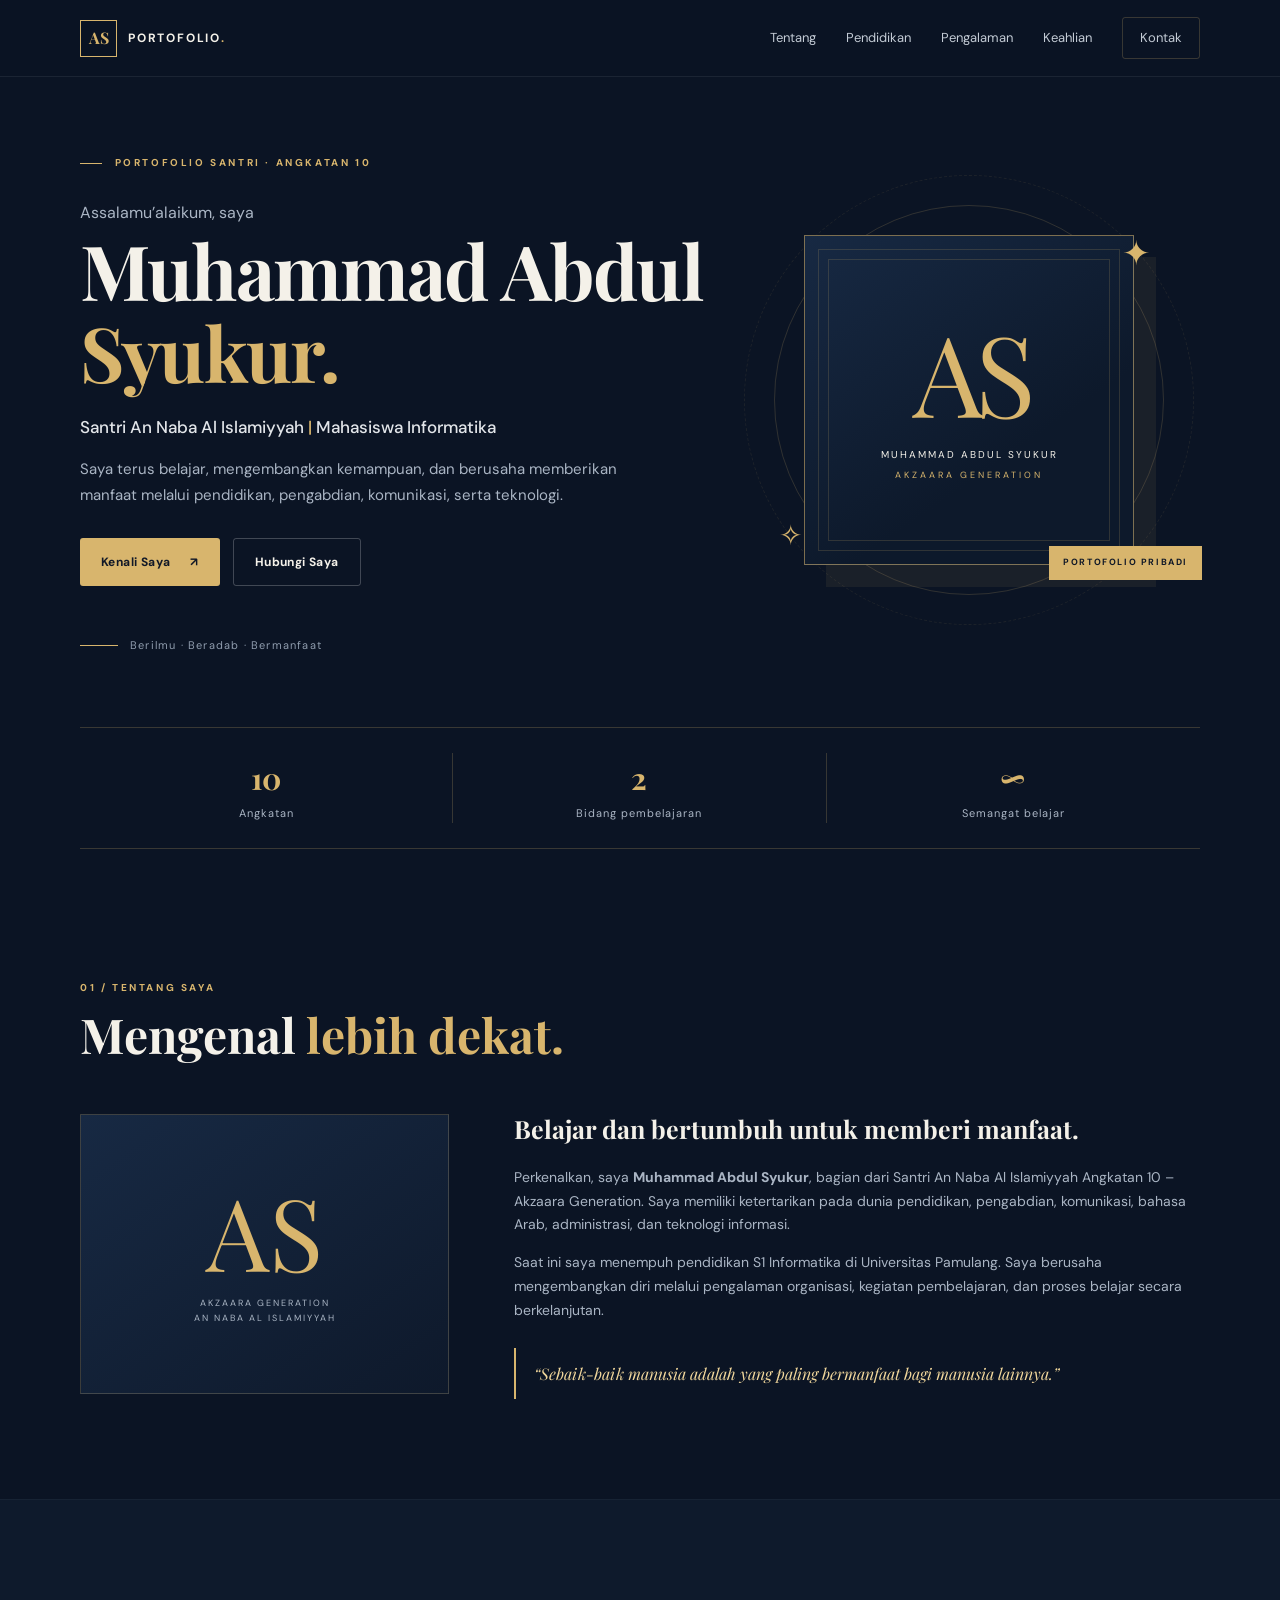
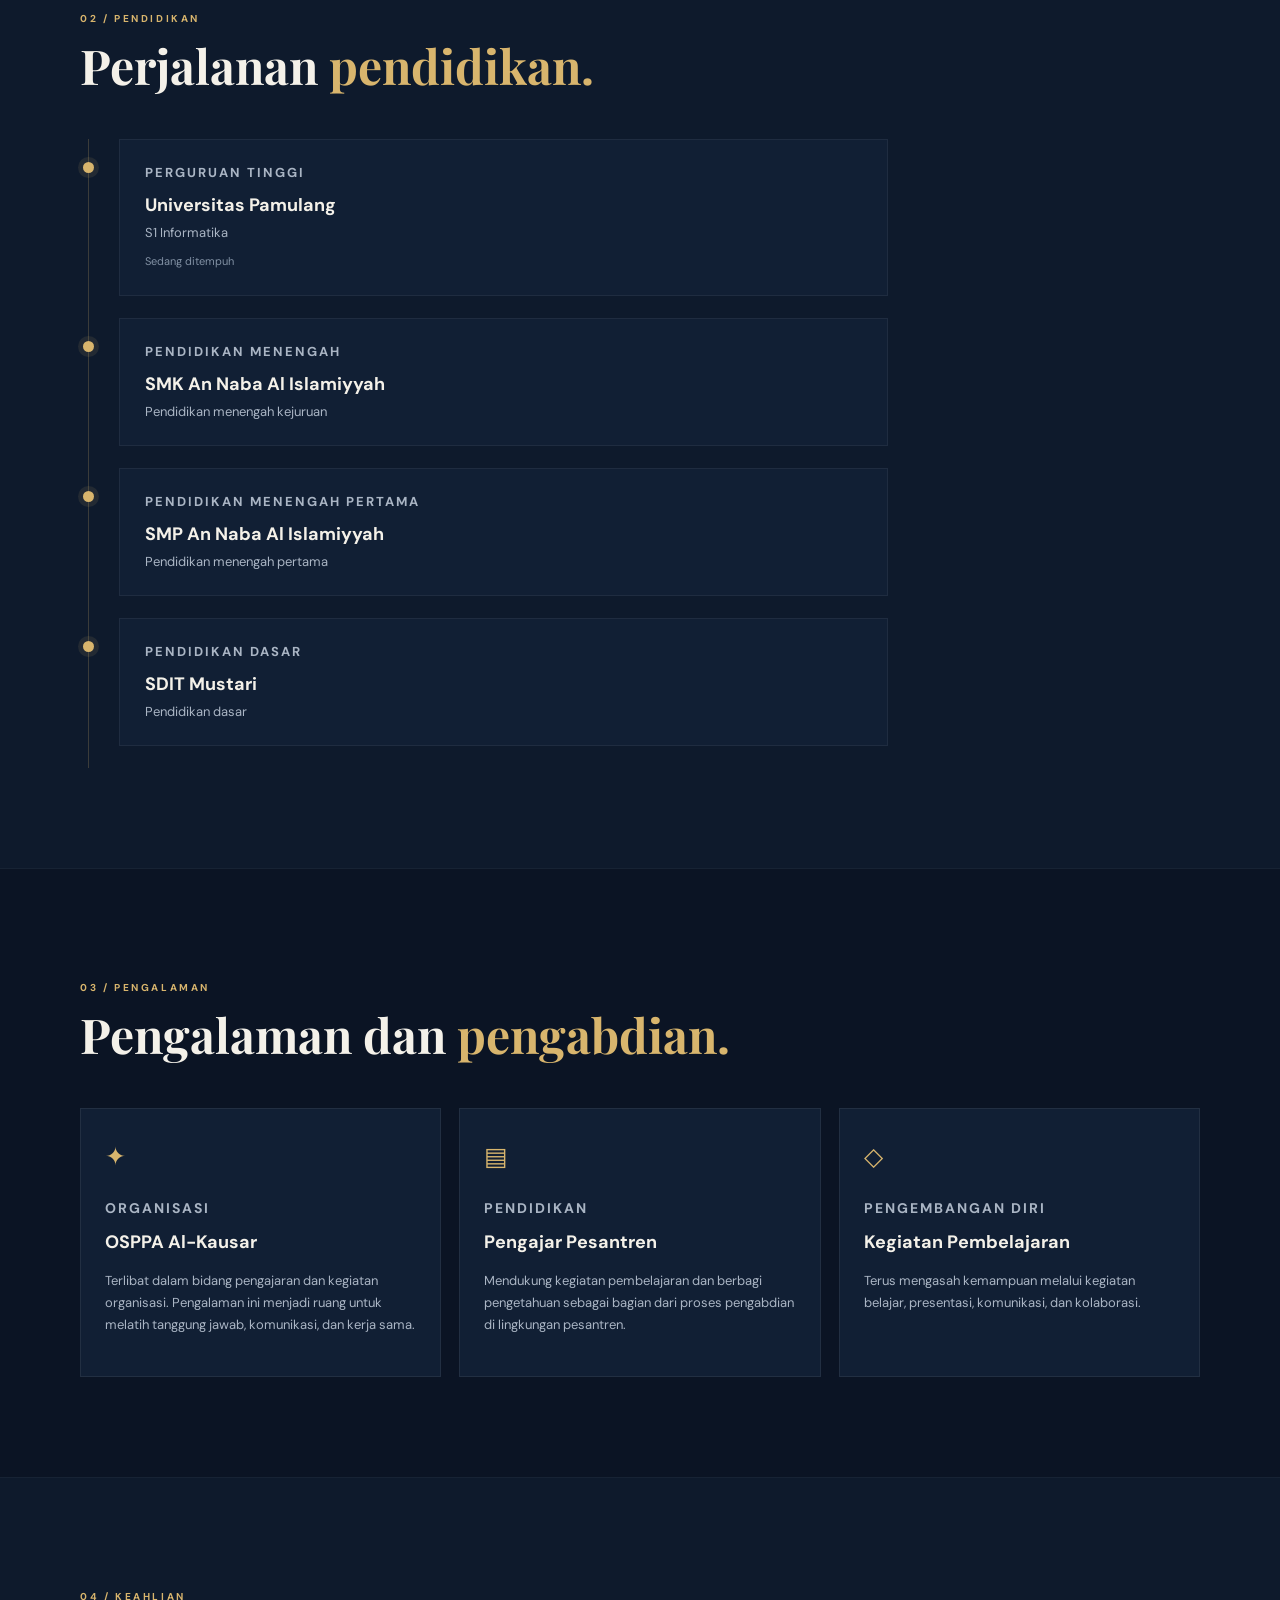
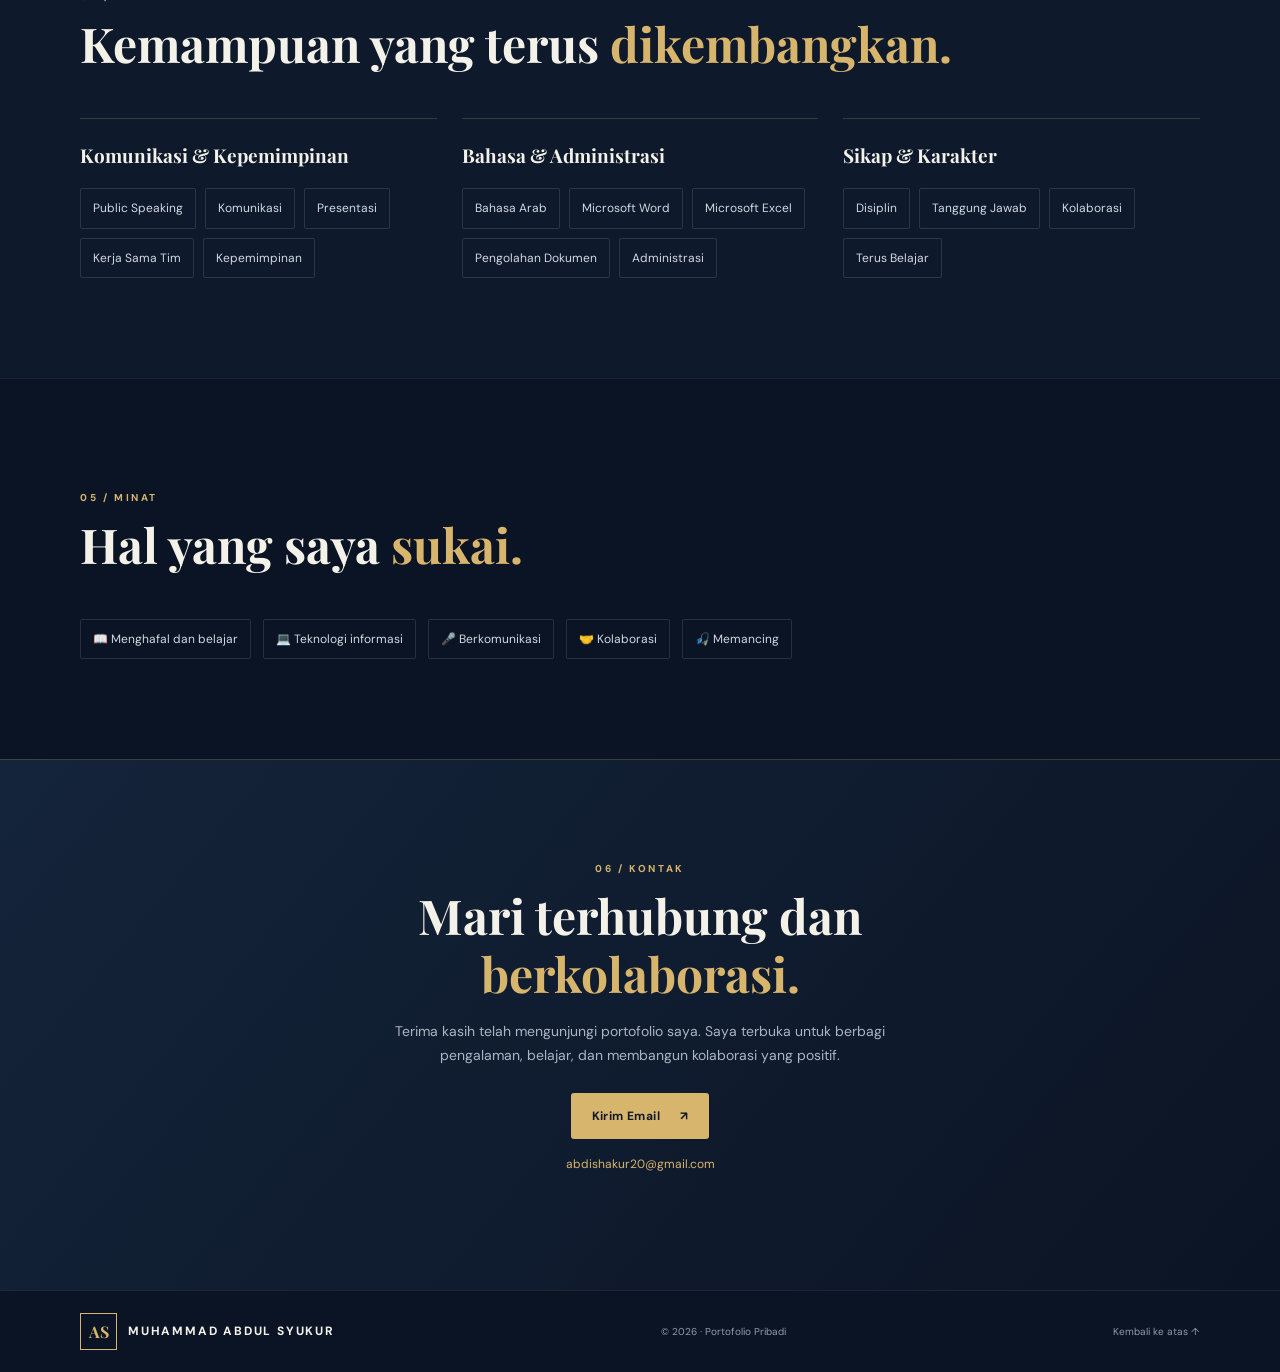
<file: index.html>
<!DOCTYPE html>
<html lang="id">
<head>
  <meta charset="UTF-8">
  <meta name="viewport" content="width=device-width, initial-scale=1.0">
  <meta name="description" content="Portofolio Muhammad Abdul Syukur — Santri An Naba Al Islamiyyah dan mahasiswa Informatika.">
  <meta name="theme-color" content="#0b1424">
  <title>Muhammad Abdul Syukur | Portofolio</title>
  <link rel="stylesheet" href="style.css">
</head>
<body>
  <header class="site-header">
    <nav class="nav container" aria-label="Navigasi utama">
      <a class="brand" href="#beranda"><span class="brand-mark">AS</span><span>PORTOFOLIO<span class="brand-dot">.</span></span></a>
      <button class="menu-toggle" id="menuToggle" aria-label="Buka menu" aria-expanded="false">☰</button>
      <div class="nav-links" id="navLinks">
        <a href="#tentang">Tentang</a><a href="#pendidikan">Pendidikan</a><a href="#pengalaman">Pengalaman</a><a href="#keahlian">Keahlian</a><a href="#kontak" class="nav-cta">Kontak</a>
      </div>
    </nav>
  </header>

  <main>
    <section class="hero container" id="beranda">
      <div class="hero-copy">
        <p class="eyebrow"><span></span> PORTOFOLIO SANTRI · ANGKATAN 10</p>
        <p class="hero-kicker">Assalamu’alaikum, saya</p>
        <h1>Muhammad Abdul <span>Syukur.</span></h1>
        <h2>Santri An Naba Al Islamiyyah <span class="muted">|</span> Mahasiswa Informatika</h2>
        <p class="hero-description">Saya terus belajar, mengembangkan kemampuan, dan berusaha memberikan manfaat melalui pendidikan, pengabdian, komunikasi, serta teknologi.</p>
        <div class="hero-actions">
          <a class="button button-primary" href="#tentang">Kenali Saya <span>↗</span></a>
          <a class="button button-ghost" href="#kontak">Hubungi Saya</a>
        </div>
        <div class="hero-note"><span class="note-line"></span> Berilmu · Beradab · Bermanfaat</div>
      </div>
      <div class="hero-visual" aria-label="Monogram AS">
        <div class="orbit orbit-one"></div><div class="orbit orbit-two"></div>
        <div class="monogram-card">
          <div class="monogram">AS</div>
          <div class="monogram-caption">MUHAMMAD ABDUL SYUKUR</div>
          <div class="monogram-sub">AKZAARA GENERATION</div>
        </div>
        <span class="decor decor-a">✦</span><span class="decor decor-b">✧</span>
        <div class="floating-tag">PORTOFOLIO PRIBADI</div>
      </div>
    </section>

    <section class="stats container" aria-label="Ringkasan profil">
      <div><strong>10</strong><span>Angkatan</span></div>
      <div><strong>2</strong><span>Bidang pembelajaran</span></div>
      <div><strong>∞</strong><span>Semangat belajar</span></div>
    </section>

    <section class="section container" id="tentang">
      <div class="section-heading"><p class="eyebrow">01 / TENTANG SAYA</p><h2>Mengenal <span>lebih dekat.</span></h2></div>
      <div class="about-grid">
        <div class="about-mark"><span>AS</span><small>AKZAARA GENERATION<br>AN NABA AL ISLAMIYYAH</small></div>
        <div class="about-text">
          <h3>Belajar dan bertumbuh untuk memberi manfaat.</h3>
          <p>Perkenalkan, saya <strong>Muhammad Abdul Syukur</strong>, bagian dari Santri An Naba Al Islamiyyah Angkatan 10 – Akzaara Generation. Saya memiliki ketertarikan pada dunia pendidikan, pengabdian, komunikasi, bahasa Arab, administrasi, dan teknologi informasi.</p>
          <p>Saat ini saya menempuh pendidikan S1 Informatika di Universitas Pamulang. Saya berusaha mengembangkan diri melalui pengalaman organisasi, kegiatan pembelajaran, dan proses belajar secara berkelanjutan.</p>
          <div class="quote">“Sebaik-baik manusia adalah yang paling bermanfaat bagi manusia lainnya.”</div>
        </div>
      </div>
    </section>

    <section class="section section-soft" id="pendidikan">
      <div class="container">
        <div class="section-heading"><p class="eyebrow">02 / PENDIDIKAN</p><h2>Perjalanan <span>pendidikan.</span></h2></div>
        <div class="timeline">
          <article class="timeline-item"><span class="timeline-dot"></span><div class="timeline-card"><p class="timeline-label">PERGURUAN TINGGI</p><h3>Universitas Pamulang</h3><p>S1 Informatika</p><span class="timeline-meta">Sedang ditempuh</span></div></article>
          <article class="timeline-item"><span class="timeline-dot"></span><div class="timeline-card"><p class="timeline-label">PENDIDIKAN MENENGAH</p><h3>SMK An Naba Al Islamiyyah</h3><p>Pendidikan menengah kejuruan</p></div></article>
          <article class="timeline-item"><span class="timeline-dot"></span><div class="timeline-card"><p class="timeline-label">PENDIDIKAN MENENGAH PERTAMA</p><h3>SMP An Naba Al Islamiyyah</h3><p>Pendidikan menengah pertama</p></div></article>
          <article class="timeline-item"><span class="timeline-dot"></span><div class="timeline-card"><p class="timeline-label">PENDIDIKAN DASAR</p><h3>SDIT Mustari</h3><p>Pendidikan dasar</p></div></article>
        </div>
      </div>
    </section>

    <section class="section container" id="pengalaman">
      <div class="section-heading"><p class="eyebrow">03 / PENGALAMAN</p><h2>Pengalaman dan <span>pengabdian.</span></h2></div>
      <div class="cards-grid">
        <article class="info-card"><div class="card-icon">✦</div><p class="card-tag">ORGANISASI</p><h3>OSPPA Al-Kausar</h3><p>Terlibat dalam bidang pengajaran dan kegiatan organisasi. Pengalaman ini menjadi ruang untuk melatih tanggung jawab, komunikasi, dan kerja sama.</p></article>
        <article class="info-card"><div class="card-icon">▤</div><p class="card-tag">PENDIDIKAN</p><h3>Pengajar Pesantren</h3><p>Mendukung kegiatan pembelajaran dan berbagi pengetahuan sebagai bagian dari proses pengabdian di lingkungan pesantren.</p></article>
        <article class="info-card"><div class="card-icon">◇</div><p class="card-tag">PENGEMBANGAN DIRI</p><h3>Kegiatan Pembelajaran</h3><p>Terus mengasah kemampuan melalui kegiatan belajar, presentasi, komunikasi, dan kolaborasi.</p></article>
      </div>
    </section>

    <section class="section section-soft" id="keahlian">
      <div class="container">
        <div class="section-heading"><p class="eyebrow">04 / KEAHLIAN</p><h2>Kemampuan yang terus <span>dikembangkan.</span></h2></div>
        <div class="skills-grid">
          <div class="skill-group"><h3>Komunikasi & Kepemimpinan</h3><div class="skill-list"><span>Public Speaking</span><span>Komunikasi</span><span>Presentasi</span><span>Kerja Sama Tim</span><span>Kepemimpinan</span></div></div>
          <div class="skill-group"><h3>Bahasa & Administrasi</h3><div class="skill-list"><span>Bahasa Arab</span><span>Microsoft Word</span><span>Microsoft Excel</span><span>Pengolahan Dokumen</span><span>Administrasi</span></div></div>
          <div class="skill-group"><h3>Sikap & Karakter</h3><div class="skill-list"><span>Disiplin</span><span>Tanggung Jawab</span><span>Kolaborasi</span><span>Terus Belajar</span></div></div>
        </div>
      </div>
    </section>

    <section class="section container" id="minat">
      <div class="section-heading"><p class="eyebrow">05 / MINAT</p><h2>Hal yang saya <span>sukai.</span></h2></div>
      <div class="interest-row"><span>📖 Menghafal dan belajar</span><span>💻 Teknologi informasi</span><span>🎤 Berkomunikasi</span><span>🤝 Kolaborasi</span><span>🎣 Memancing</span></div>
    </section>

    <section class="contact-section" id="kontak">
      <div class="container contact-inner">
        <p class="eyebrow">06 / KONTAK</p>
        <h2>Mari terhubung dan <span>berkolaborasi.</span></h2>
        <p>Terima kasih telah mengunjungi portofolio saya. Saya terbuka untuk berbagi pengalaman, belajar, dan membangun kolaborasi yang positif.</p>
        <a class="button button-primary" href="mailto:abdishakur20@gmail.com">Kirim Email <span>↗</span></a>
        <p class="email-text">abdishakur20@gmail.com</p>
      </div>
    </section>
  </main>

  <footer class="footer"><div class="container footer-inner"><a class="brand" href="#beranda"><span class="brand-mark">AS</span><span>MUHAMMAD ABDUL SYUKUR</span></a><p>© <span id="year"></span> · Portofolio Pribadi</p><a href="#beranda" class="back-top">Kembali ke atas ↑</a></div></footer>
  <script src="script.js"></script>
</body>
</html>
</file>
<file: style.css>
@import url('https://fonts.googleapis.com/css2?family=DM+Sans:wght@400;500;600;700&family=Playfair+Display:wght@500;600;700&display=swap');
:root{--bg:#0b1424;--panel:#111f34;--panel2:#14243a;--gold:#d8b56d;--gold2:#f0d69b;--text:#f4f1e9;--muted:#aab5c4;--line:rgba(216,181,109,.22);--white:#fff}
*{box-sizing:border-box}html{scroll-behavior:smooth;scroll-padding-top:85px}body{margin:0;background:var(--bg);color:var(--text);font-family:'DM Sans',sans-serif;line-height:1.7}a{color:inherit;text-decoration:none}.container{width:min(1120px,calc(100% - 44px));margin:auto}.site-header{position:sticky;top:0;z-index:20;background:rgba(11,20,36,.92);backdrop-filter:blur(16px);border-bottom:1px solid rgba(255,255,255,.07)}.nav{height:76px;display:flex;align-items:center;justify-content:space-between}.brand{display:flex;align-items:center;gap:11px;font-size:12px;font-weight:700;letter-spacing:1.8px}.brand-mark{display:grid;place-items:center;width:37px;height:37px;border:1px solid var(--gold);color:var(--gold);font-family:'Playfair Display',serif;font-size:16px;letter-spacing:0}.brand-dot{color:var(--gold)}.nav-links{display:flex;align-items:center;gap:30px;color:#c3cbd5;font-size:13px}.nav-links a:hover{color:var(--gold2)}.nav-cta{border:1px solid var(--line);padding:9px 17px;border-radius:3px}.menu-toggle{display:none;background:none;color:var(--gold);border:0;font-size:25px}.hero{min-height:650px;display:grid;grid-template-columns:1.15fr .85fr;align-items:center;gap:35px;padding-top:65px;padding-bottom:70px}.eyebrow{font-size:10px;letter-spacing:2.6px;color:var(--gold);font-weight:700}.eyebrow span{display:inline-block;width:22px;height:1px;background:var(--gold);vertical-align:middle;margin-right:8px}.hero-kicker{color:var(--muted);margin:28px 0 3px}.hero h1{font-family:'Playfair Display',serif;font-size:clamp(43px,6vw,76px);line-height:1.08;margin:0;letter-spacing:-1.8px}.hero h1 span,.section-heading h2 span,.contact-inner h2 span{color:var(--gold)}.hero h2{font-size:17px;font-weight:500;color:#e2e5e9;margin:20px 0 14px}.muted{color:var(--gold)}.hero-description{max-width:590px;color:var(--muted);font-size:15px}.hero-actions{display:flex;gap:13px;margin-top:30px;flex-wrap:wrap}.button{display:inline-flex;align-items:center;gap:20px;padding:13px 21px;font-size:12px;font-weight:700;letter-spacing:.4px;border-radius:3px;transition:.2s}.button-primary{background:var(--gold);color:#111827}.button-primary:hover{background:var(--gold2);transform:translateY(-2px)}.button-ghost{border:1px solid rgba(255,255,255,.22)}.button-ghost:hover{border-color:var(--gold);color:var(--gold)}.hero-note{display:flex;align-items:center;gap:12px;margin-top:50px;color:#8f9cad;font-size:11px;letter-spacing:1.2px}.note-line{width:38px;height:1px;background:var(--gold)}.hero-visual{height:420px;display:grid;place-items:center;position:relative}.monogram-card{width:min(330px,75vw);height:330px;border:1px solid rgba(216,181,109,.55);background:linear-gradient(145deg,#172943,#0d192b 65%);display:flex;flex-direction:column;align-items:center;justify-content:center;position:relative;z-index:2;box-shadow:22px 22px 0 rgba(216,181,109,.07)}.monogram-card:before,.monogram-card:after{content:"";position:absolute;inset:13px;border:1px solid rgba(216,181,109,.17)}.monogram-card:after{inset:23px}.monogram{font-family:'Playfair Display',serif;font-size:112px;line-height:1;color:var(--gold);letter-spacing:-9px}.monogram-caption{font-size:10px;letter-spacing:2px;margin-top:18px}.monogram-sub{font-size:9px;color:var(--gold);letter-spacing:3px;margin-top:5px}.orbit{position:absolute;border:1px solid rgba(216,181,109,.18);border-radius:50%;width:390px;height:390px}.orbit-two{width:450px;height:450px;border-style:dashed;opacity:.5}.decor{position:absolute;color:var(--gold);z-index:3}.decor-a{top:35px;right:50px;font-size:34px}.decor-b{bottom:50px;left:40px;font-size:28px}.floating-tag{position:absolute;right:-2px;bottom:30px;background:var(--gold);color:#101827;padding:9px 14px;font-size:9px;letter-spacing:1.6px;font-weight:700;z-index:3}.stats{display:grid;grid-template-columns:repeat(3,1fr);border-top:1px solid var(--line);border-bottom:1px solid var(--line);padding:25px 0;margin-bottom:20px}.stats div{text-align:center;border-right:1px solid var(--line);display:flex;flex-direction:column}.stats div:last-child{border:0}.stats strong{font-family:'Playfair Display',serif;color:var(--gold);font-size:30px}.stats span{font-size:11px;color:var(--muted);letter-spacing:1px}.section{padding-top:100px;padding-bottom:100px}.section-heading{margin-bottom:45px}.section-heading h2,.contact-inner h2{font-family:'Playfair Display',serif;font-size:clamp(32px,4vw,48px);line-height:1.2;margin:8px 0}.about-grid{display:grid;grid-template-columns:.7fr 1.3fr;gap:65px;align-items:center}.about-mark{min-height:280px;background:linear-gradient(145deg,#172943,#0e192b);border:1px solid var(--line);display:flex;flex-direction:column;justify-content:center;align-items:center;gap:15px}.about-mark span{font-family:'Playfair Display',serif;font-size:100px;color:var(--gold);line-height:1}.about-mark small{text-align:center;color:var(--muted);font-size:9px;letter-spacing:2px}.about-text h3{font-family:'Playfair Display',serif;font-size:25px;margin:0 0 15px}.about-text p,.info-card p,.contact-inner>p:not(.eyebrow){color:var(--muted);font-size:14px}.quote{margin-top:25px;border-left:2px solid var(--gold);padding:12px 18px;color:var(--gold2);font-family:'Playfair Display',serif;font-style:italic}.section-soft{background:#0e1a2c;border-top:1px solid rgba(255,255,255,.04);border-bottom:1px solid rgba(255,255,255,.04)}.timeline{max-width:800px;margin-left:8px;border-left:1px solid var(--line);padding-left:30px}.timeline-item{position:relative;padding-bottom:22px}.timeline-dot{position:absolute;width:11px;height:11px;border-radius:50%;background:var(--gold);left:-36px;top:23px;box-shadow:0 0 0 5px rgba(216,181,109,.1)}.timeline-card{background:var(--panel);padding:22px 25px;border:1px solid rgba(255,255,255,.06)}.timeline-label,.card-tag{font-size:9px;letter-spacing:2px;color:var(--gold);font-weight:700;margin:0}.timeline-card h3,.info-card h3{margin:6px 0 1px;font-size:18px}.timeline-card p{margin:0;color:var(--muted);font-size:13px}.timeline-meta{display:inline-block;color:#8291a4;font-size:11px;margin-top:8px}.cards-grid{display:grid;grid-template-columns:repeat(3,1fr);gap:18px}.info-card{background:var(--panel);border:1px solid rgba(255,255,255,.07);padding:27px 24px;transition:.25s}.info-card:hover{transform:translateY(-5px);border-color:var(--line)}.card-icon{font-size:25px;color:var(--gold);margin-bottom:18px}.info-card p:last-child{font-size:13px}.skills-grid{display:grid;grid-template-columns:repeat(3,1fr);gap:25px}.skill-group{border-top:1px solid var(--line);padding-top:20px}.skill-group h3{font-family:'Playfair Display',serif;font-size:19px;margin:0 0 17px}.skill-list{display:flex;flex-wrap:wrap;gap:9px}.skill-list span,.interest-row span{font-size:12px;color:#d1d8e1;border:1px solid rgba(255,255,255,.12);padding:9px 12px;border-radius:2px}.interest-row{display:flex;flex-wrap:wrap;gap:12px}.contact-section{background:linear-gradient(130deg,#14243a,#0b1424);border-top:1px solid var(--line);text-align:center;padding:90px 0}.contact-inner{max-width:700px}.contact-inner h2{margin:10px 0 18px}.contact-inner>p:not(.eyebrow){max-width:570px;margin:0 auto 25px}.email-text{font-size:12px!important;color:var(--gold)!important;margin-top:15px!important}.footer{border-top:1px solid rgba(255,255,255,.08);padding:22px 0}.footer-inner{display:flex;align-items:center;justify-content:space-between;gap:15px}.footer p,.back-top{font-size:10px;color:#8f9cad}.back-top:hover{color:var(--gold)}@media(max-width:800px){.nav-links{gap:16px}.hero{grid-template-columns:1fr;padding-top:60px}.hero-visual{height:390px;grid-row:1}.hero-copy{grid-row:2}.hero-note{margin-top:30px}.about-grid{gap:30px}.cards-grid{grid-template-columns:1fr 1fr}.skills-grid{grid-template-columns:1fr 1fr}}@media(max-width:600px){.container{width:min(100% - 34px,1120px)}.nav{height:66px}.menu-toggle{display:block}.nav-links{display:none;position:absolute;top:66px;left:0;right:0;background:#101d30;padding:18px 22px 24px;flex-direction:column;align-items:stretch;border-bottom:1px solid var(--line)}.nav-links.open{display:flex}.nav-links a{padding:7px 0}.nav-cta{text-align:center}.hero{padding-top:35px;gap:0}.hero-visual{height:310px}.monogram-card{width:235px;height:235px}.monogram{font-size:83px}.monogram-caption{font-size:8px}.orbit{width:280px;height:280px}.orbit-two{width:320px;height:320px}.decor-a{right:20px;top:20px}.decor-b{left:15px;bottom:25px}.floating-tag{right:0;bottom:10px}.hero h1{font-size:47px}.hero h2{font-size:15px}.hero-description{font-size:13px}.stats{padding:18px 0}.stats strong{font-size:25px}.stats span{font-size:9px}.section{padding-top:72px;padding-bottom:72px}.section-heading{margin-bottom:30px}.about-grid{grid-template-columns:1fr;gap:25px}.about-mark{min-height:210px}.about-mark span{font-size:75px}.cards-grid,.skills-grid{grid-template-columns:1fr}.timeline{padding-left:22px}.timeline-dot{left:-28px}.timeline-card{padding:18px}.interest-row{gap:8px}.interest-row span{font-size:11px}.contact-section{padding:70px 0}.footer-inner{flex-direction:column;align-items:flex-start}.footer-inner .brand{font-size:10px}}
</file>
